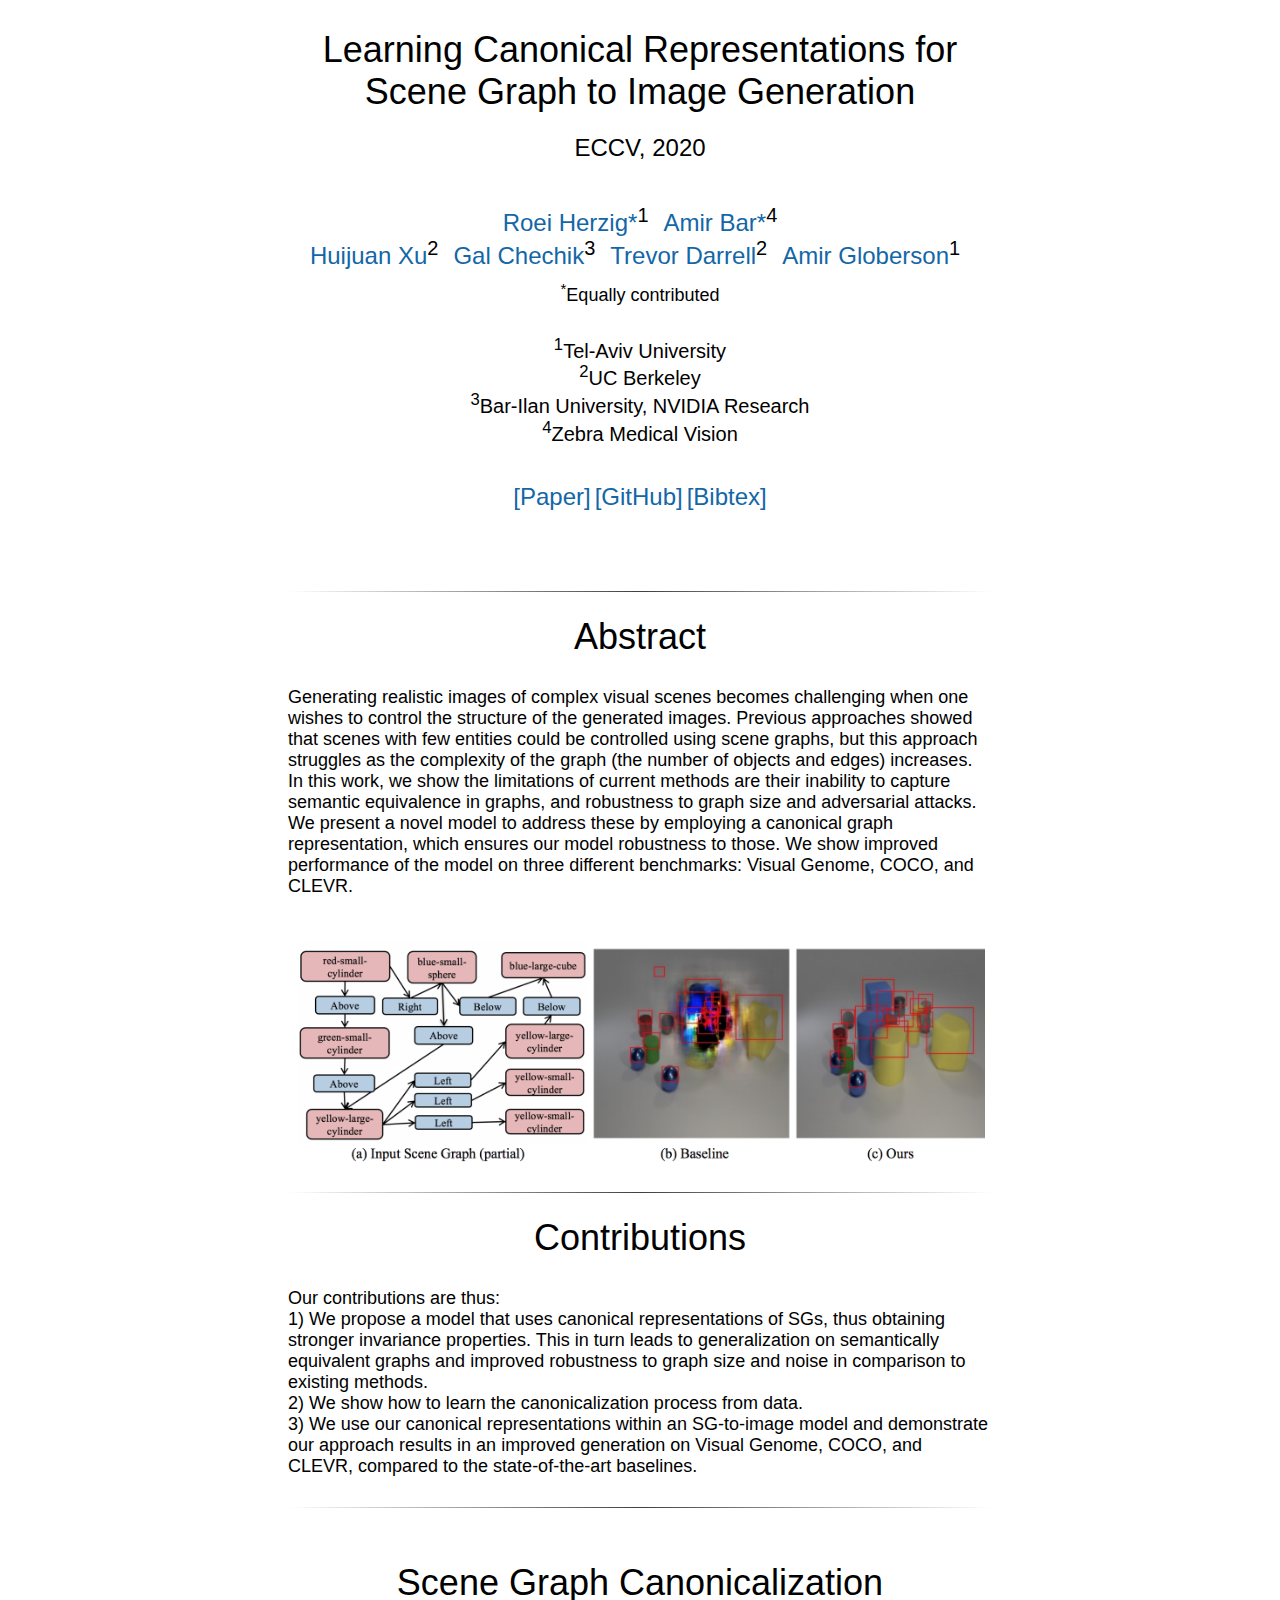
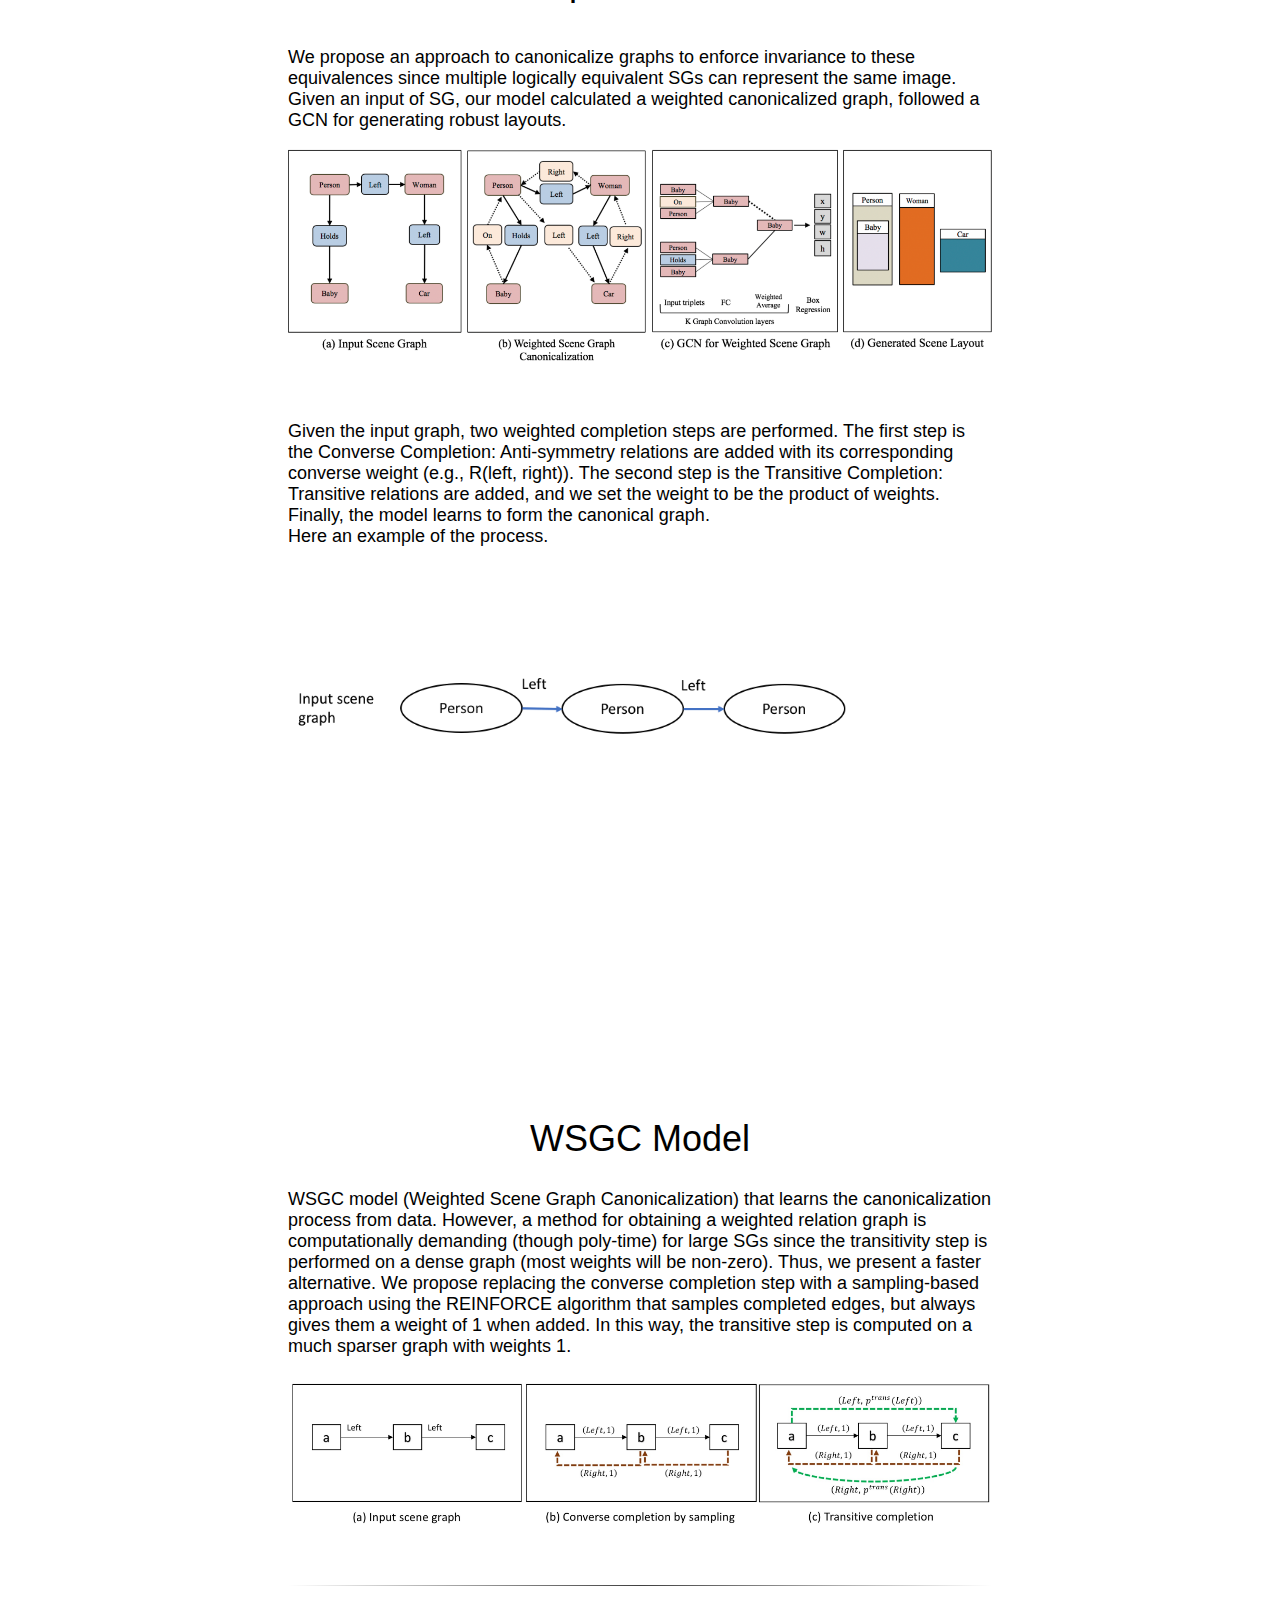
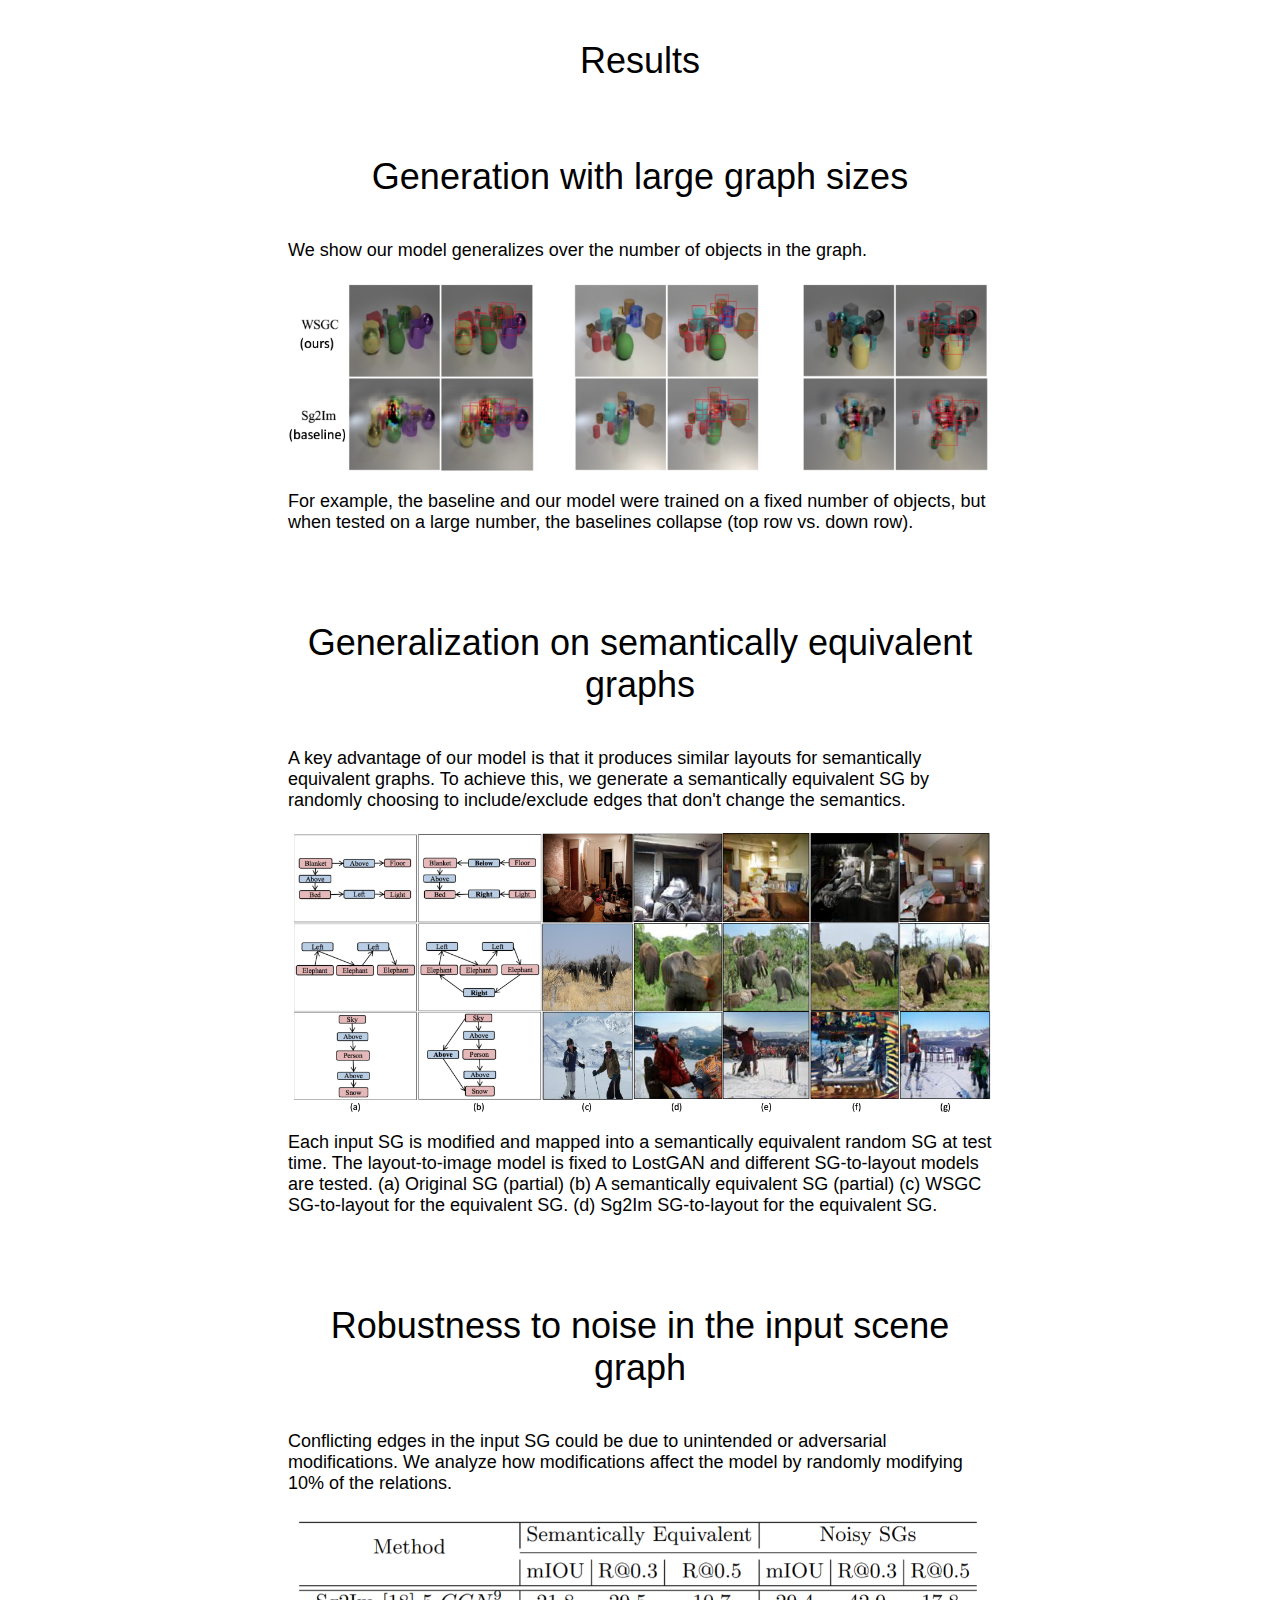
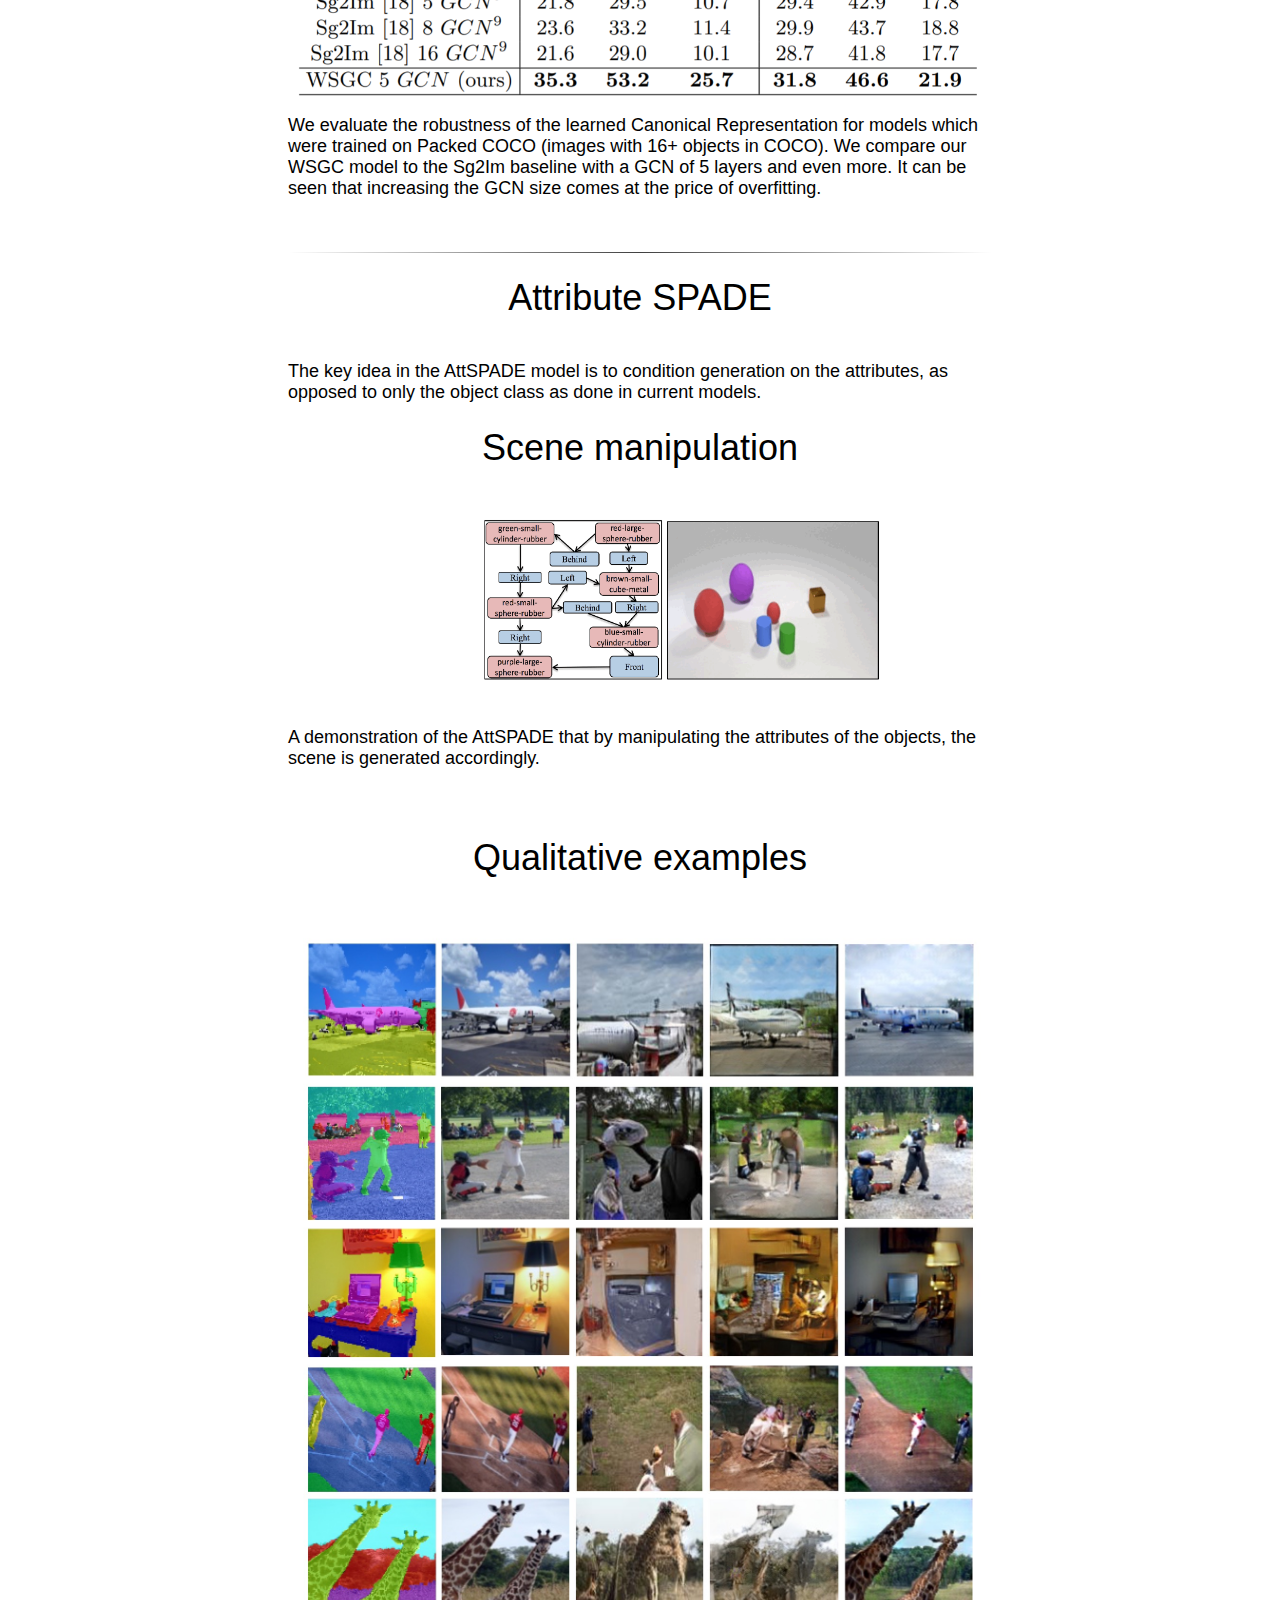
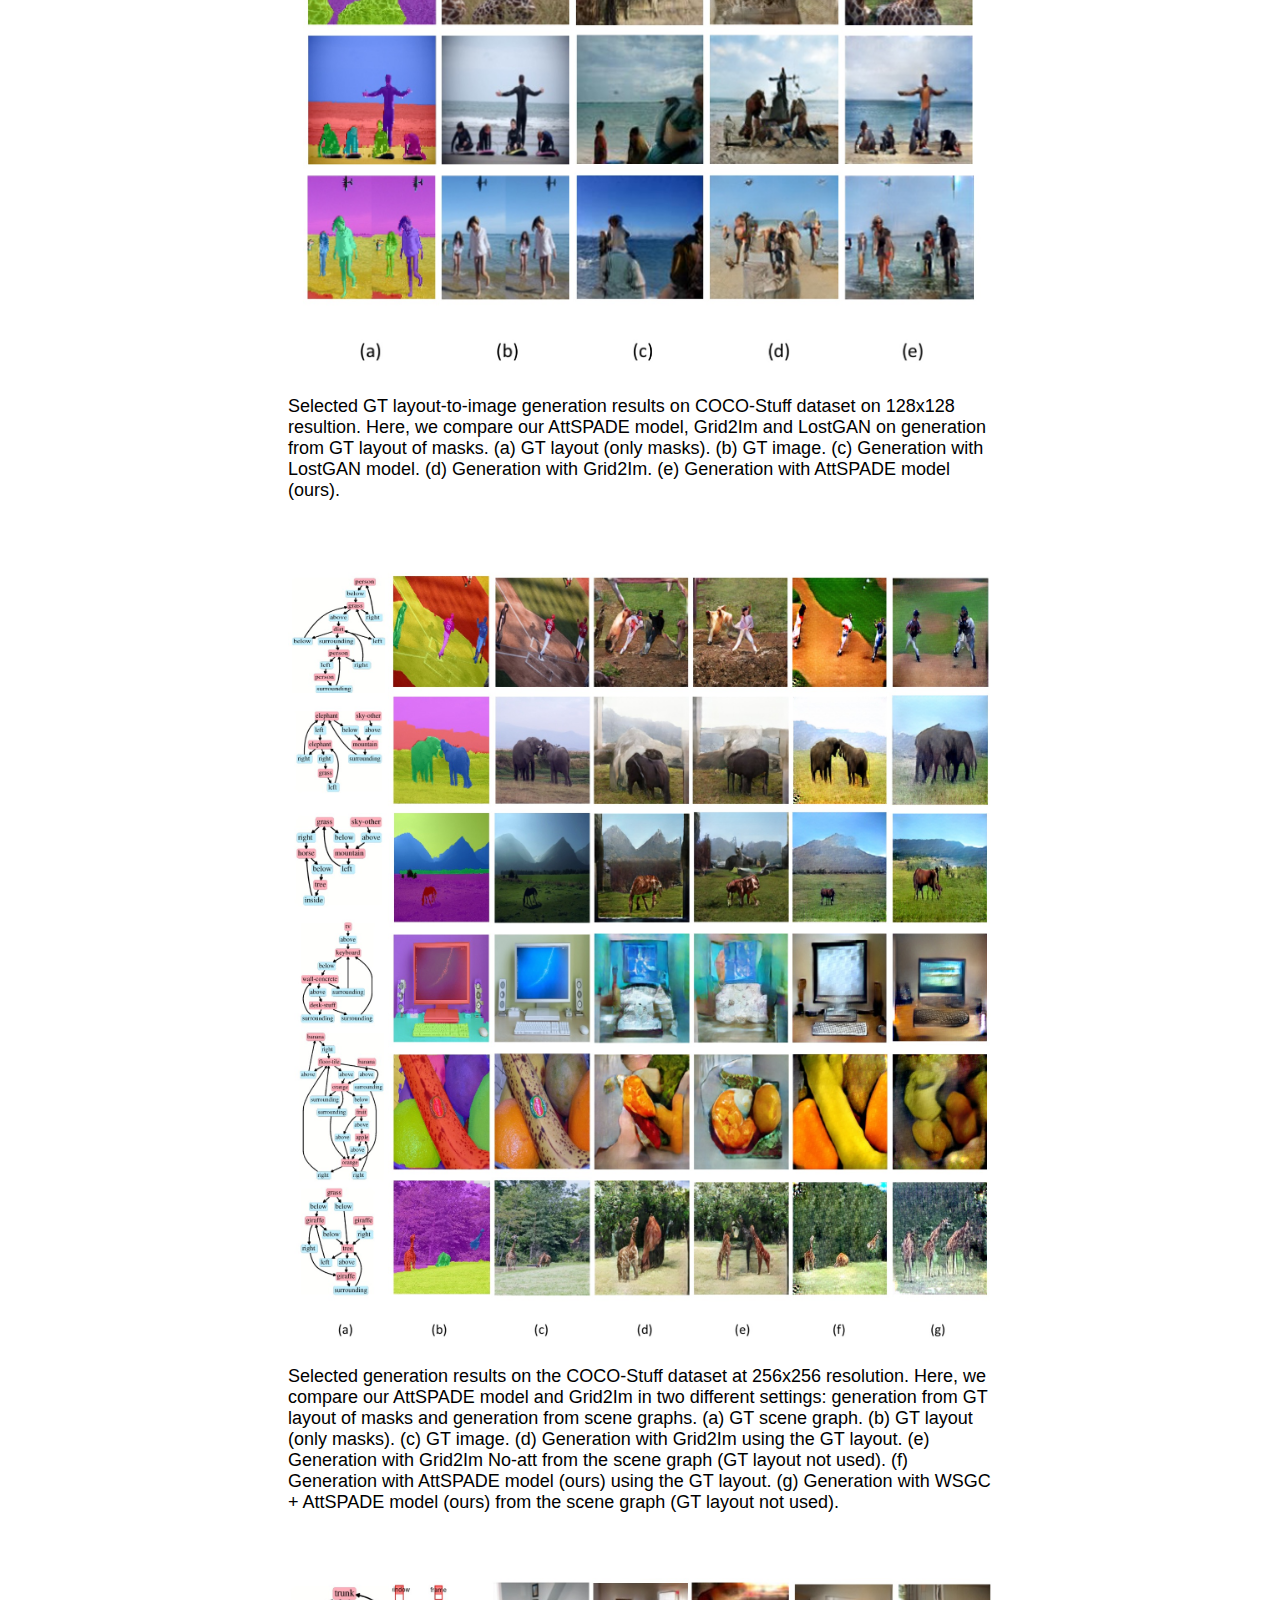
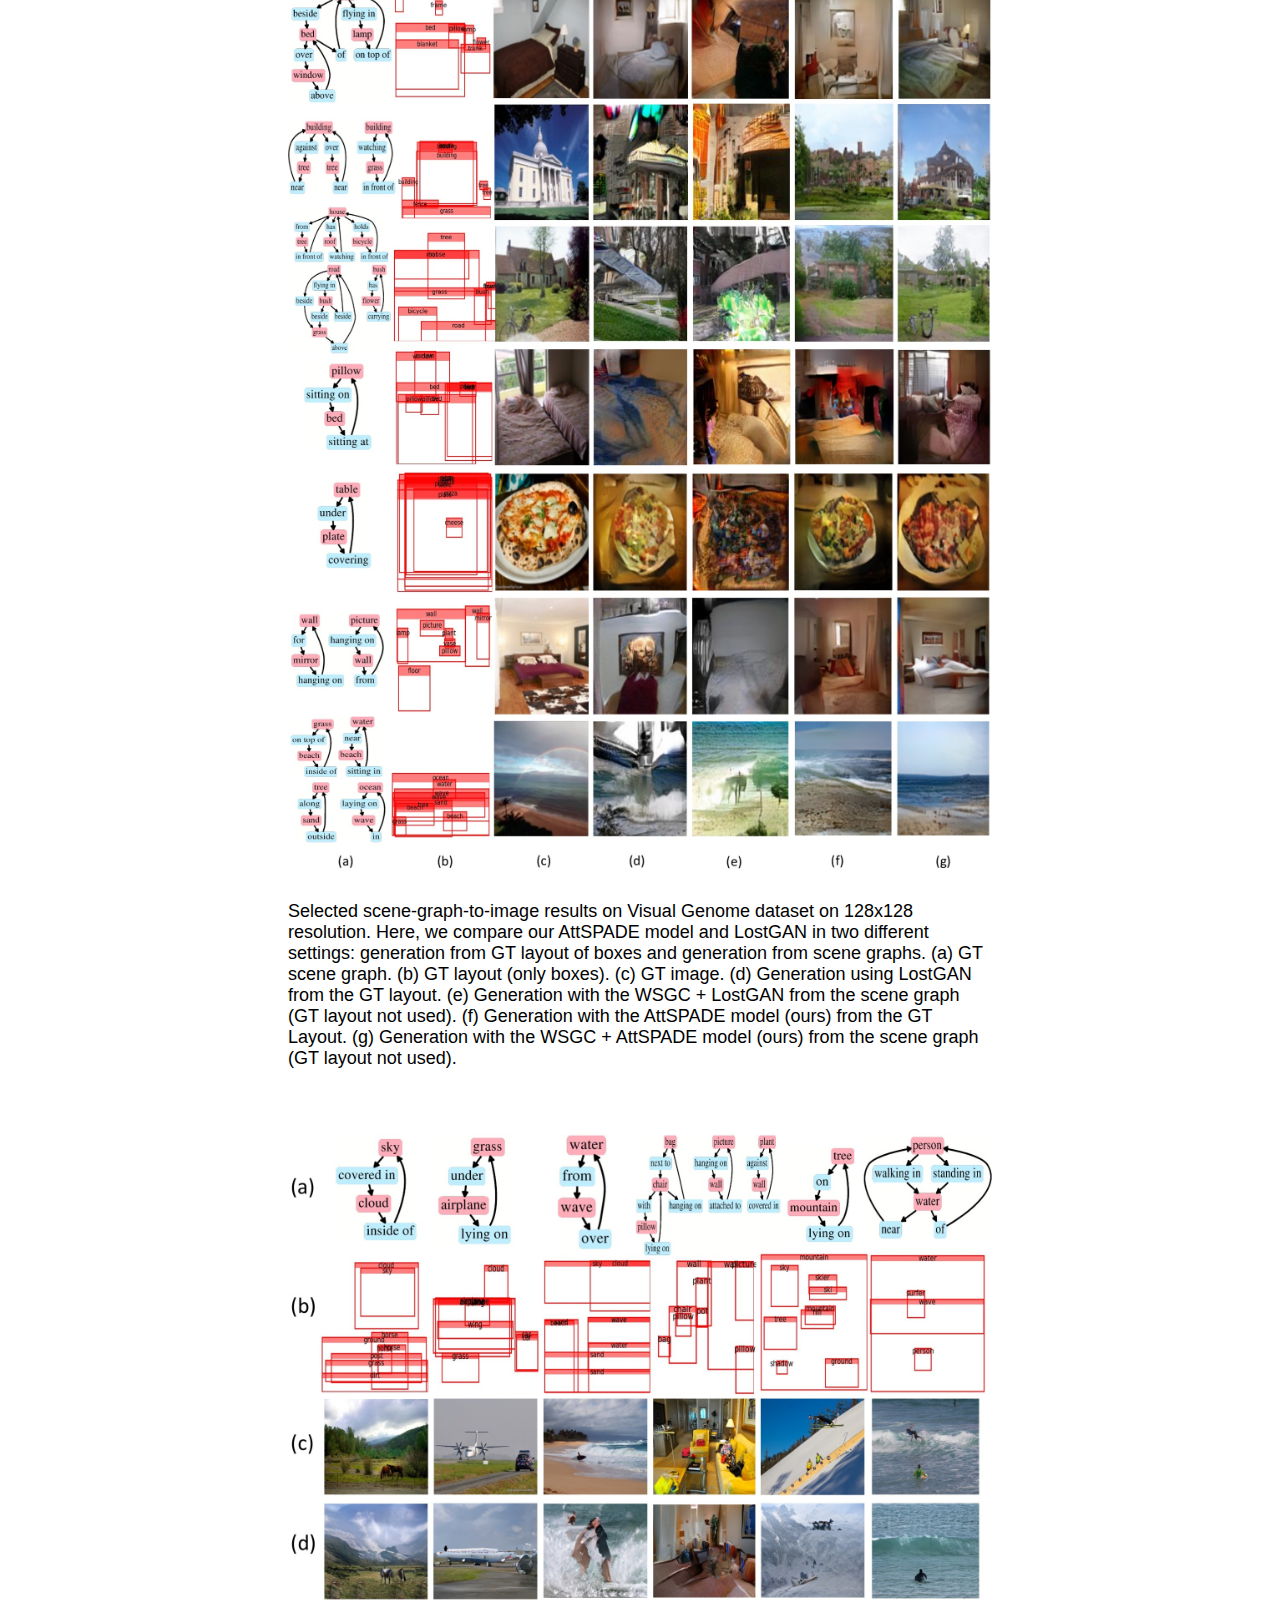
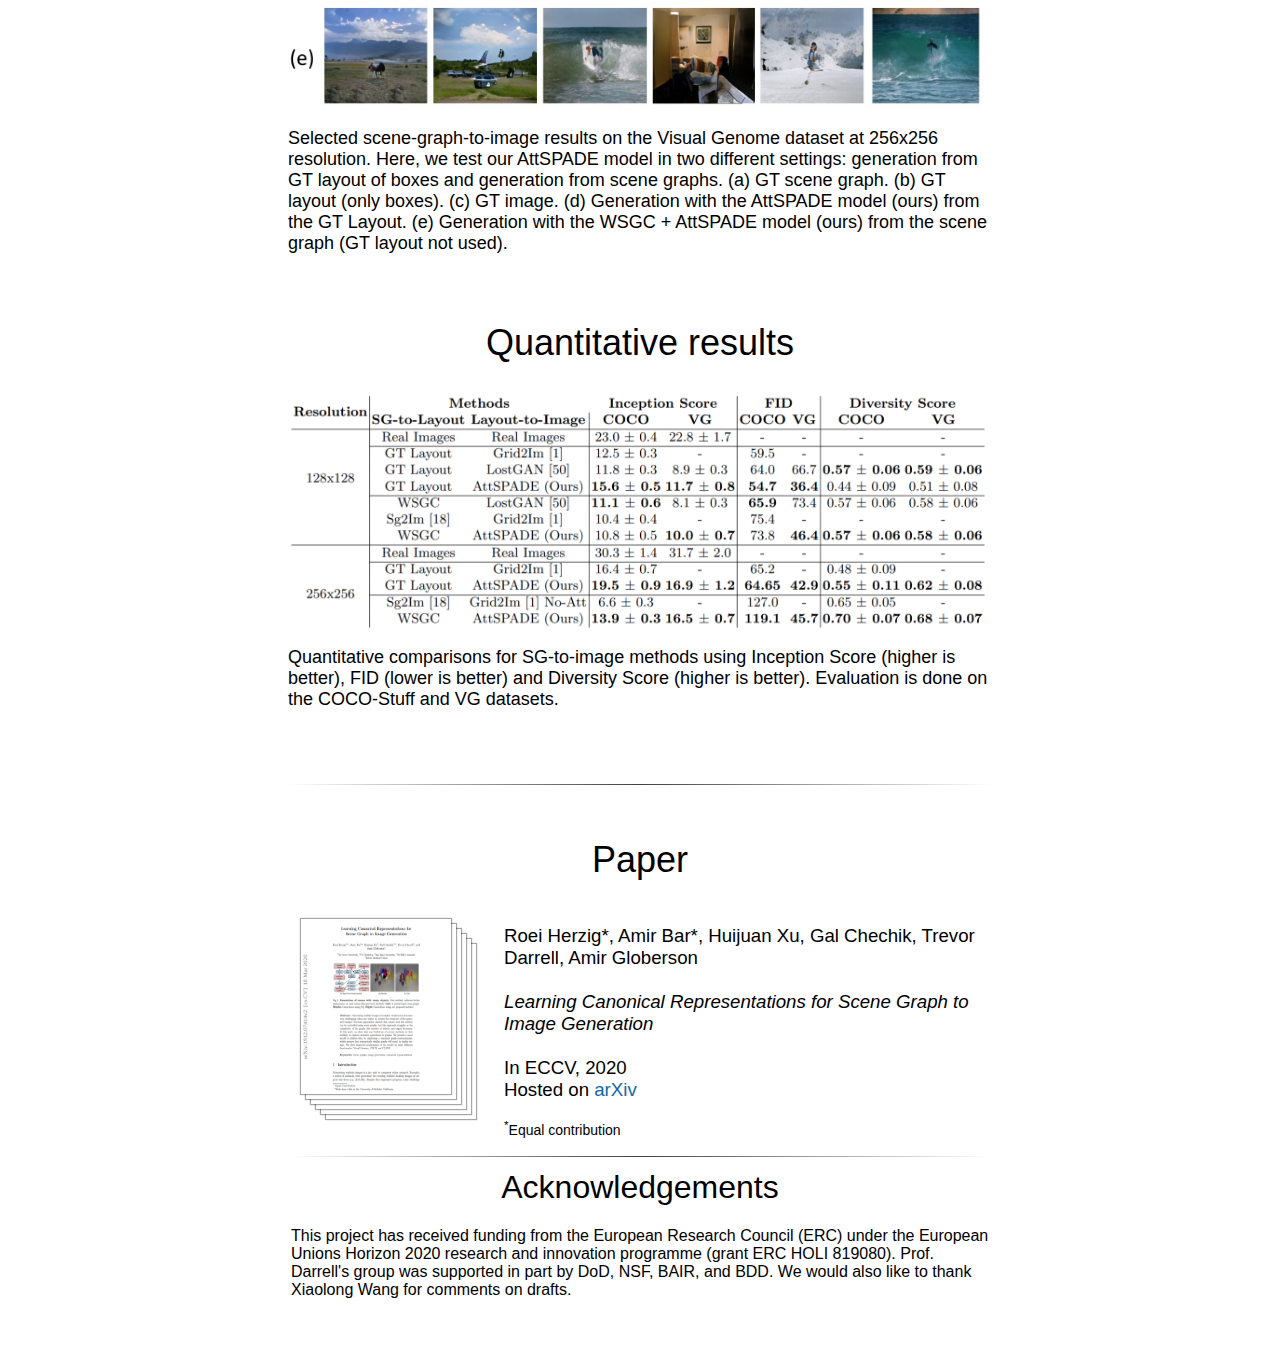
<file: CanonicalSg2Im/index.html>
<!DOCTYPE HTML PUBLIC "-//W3C//DTD HTML 4.01 Transitional//EN">
<html>

<!-- ======================================================================= -->
<script src="http://www.google.com/jsapi" type="text/javascript"></script>
<script type="text/javascript">google.load("jquery", "1.3.2");</script>
<style type="text/css">
    table {
        margin-bottom: 5px;
        margin-top: 5px;
    }
    body {
        font-family: "Titillium Web", "HelveticaNeue-Light", "Helvetica Neue Light", "Helvetica Neue", Helvetica, Arial, "Lucida Grande", sans-serif;
        font-weight: 300;
        font-size: 18px;
        margin-left: auto;
        margin-right: auto;
        width: 55%;
    }

    h1 {
        font-weight: 300;
    }

    .disclaimerbox {
        background-color: #eee;
        border: 1px solid #eeeeee;
        border-radius: 10px;
        -moz-border-radius: 10px;
        -webkit-border-radius: 10px;
        padding: 20px;
    }

    video.header-vid {
        height: 140px;
        border: 1px solid black;
        border-radius: 10px;
        -moz-border-radius: 10px;
        -webkit-border-radius: 10px;
    }

    img {
        width: 100%
    }

    img.header-img {
        height: 140px;
        border: 1px solid black;
        border-radius: 10px;
        -moz-border-radius: 10px;
        -webkit-border-radius: 10px;
    }

    img.rounded {
        border: 1px solid #eeeeee;
        border-radius: 10px;
        -moz-border-radius: 10px;
        -webkit-border-radius: 10px;
    }

    a:link, a:visited {
        color: #1367a7;
        text-decoration: none;
    }

    a:hover {
        color: #208799;
    }

    td.dl-link {
        height: 160px;
        text-align: center;
        font-size: 22px;
    }

    .layered-paper-big { /* modified from: http://css-tricks.com/snippets/css/layered-paper/ */
        box-shadow: 0px 0px 1px 1px rgba(0, 0, 0, 0.35), /* The top layer shadow */ 5px 5px 0 0px #fff, /* The second layer */ 5px 5px 1px 1px rgba(0, 0, 0, 0.35), /* The second layer shadow */ 10px 10px 0 0px #fff, /* The third layer */ 10px 10px 1px 1px rgba(0, 0, 0, 0.35), /* The third layer shadow */ 15px 15px 0 0px #fff, /* The fourth layer */ 15px 15px 1px 1px rgba(0, 0, 0, 0.35), /* The fourth layer shadow */ 20px 20px 0 0px #fff, /* The fifth layer */ 20px 20px 1px 1px rgba(0, 0, 0, 0.35), /* The fifth layer shadow */ 25px 25px 0 0px #fff, /* The fifth layer */ 25px 25px 1px 1px rgba(0, 0, 0, 0.35); /* The fifth layer shadow */
        margin-left: 10px;
        margin-right: 45px;
    }


    .layered-paper { /* modified from: http://css-tricks.com/snippets/css/layered-paper/ */
        box-shadow: 0px 0px 1px 1px rgba(0, 0, 0, 0.35), /* The top layer shadow */ 5px 5px 0 0px #fff, /* The second layer */ 5px 5px 1px 1px rgba(0, 0, 0, 0.35), /* The second layer shadow */ 10px 10px 0 0px #fff, /* The third layer */ 10px 10px 1px 1px rgba(0, 0, 0, 0.35); /* The third layer shadow */
        margin-top: 5px;
        margin-left: 10px;
        margin-right: 30px;
        margin-bottom: 5px;
    }

    .vert-cent {
        position: relative;
        top: 50%;
        transform: translateY(-50%);
    }

    hr {
        border: 0;
        height: 1px;
        background-image: linear-gradient(to right, rgba(0, 0, 0, 0), rgba(0, 0, 0, 0.75), rgba(0, 0, 0, 0));
    }


    #authors td {
        padding-bottom: 5px;
        padding-top: 30px;
    }
</style>


<head>

    <title>Canonical Sg2Im</title>
    <meta property="og:title" content="Learning Canonical Representations for Scene Graph to Image Generatio"/>
</head>

<body>
<br>
<center>
    <span style="font-size:36px">Learning Canonical Representations for Scene Graph to Image Generation</span>
    <br><br>

    <span style="font-size:24px">ECCV, 2020</span>
    <br><br><br>
    <table align=center>
        <tr>
            <span style="font-size:24px"><a href="https://roeiherz.github.io/">Roei Herzig*</a><sup>1</sup></span> &nbsp;
            <span style="font-size:24px"><a href="http://www.amirbar.net/">Amir Bar*</a><sup>4</sup></span>
        </tr><br>
        <tr>
            <span style="font-size:24px"><a href="https://cs-people.bu.edu/hxu/">Huijuan Xu</a><sup>2</sup></span> &nbsp;
            <span style="font-size:24px"><a href="https://chechiklab.biu.ac.il/">Gal Chechik</a><sup>3</sup></span> &nbsp;
            <span style="font-size:24px"><a href="https://people.eecs.berkeley.edu/~trevor/">Trevor Darrell</a><sup>2</sup></span> &nbsp;
            <span style="font-size:24px"><a href="http://www.cs.tau.ac.il/~gamir/">Amir Globerson</a><sup>1</sup></span> &nbsp;
        </tr>
    </table>

    <span style="font-size:18px"><sup>*</sup>Equally contributed</span>
    <br><br>

    <table align=center>
        <tr>
            <td align=center>
                <center>
                    <span style="font-size:20px">
                        <sup>1</sup>Tel-Aviv University
                        <br>
                        <sup>2</sup>UC Berkeley
                        <br>
                        <sup>3</sup>Bar-Ilan University, NVIDIA Research
                        <br>
                        <sup>4</sup>Zebra Medical Vision
                    </span>
                </center>
            </td>
        </tr>
    </table>
    <br>


<!--    <span style="font-size:24px">Preprint. Under review.</span>-->

    <table align=center>
        <tr>
            <td align=center>
                <center>
                    <span style="font-size:24px"><a href="https://arxiv.org/abs/1912.07414"> [Paper]</a></span>
                </center>
            </td>
<!--            <td align=center>-->
<!--                <center>-->
<!--                        <span style="font-size:24px"><a href='https://www.dropbox.com/s/yh110evfjw3bwkf/ActionGraph.pdf?dl=0'> [Slides]</a></span>-->
<!--                </center>-->
<!--            </td>-->

            <td align=center>
                <center>
                        <span style="font-size:24px"><a href='https://github.com/roeiherz/CanonicalSg2Im'> [GitHub]</a></span>
                </center>
            </td>
            <td align=center>
                <center>
                        <span style="font-size:24px"><a href='data/ECCV2020CanonicalSg2Im.txt'> [Bibtex]</a></span>
                </center>
            </td>
        </tr>
    </table>

</center>
<!--<left>    <span style="font-size:18px"><sup>*</sup>Equally contributed</span> </left>-->

<br><br><br>
<hr>
<table align=center>
    <center><h1>Abstract</h1></center>
</table>

Generating realistic images of complex visual scenes becomes challenging when one wishes to control the structure of the generated images.
Previous approaches showed that scenes with few entities could be controlled using scene graphs, but this approach struggles as the complexity of the graph (the number of objects and edges) increases.
In this work, we show the limitations of current methods are their inability to capture semantic equivalence in graphs, and robustness to graph size and adversarial attacks. We present a novel model to address these by employing a canonical graph representation, which ensures our model robustness to those.
We show improved performance of the model on three different benchmarks: Visual Genome, COCO, and CLEVR.

<br><br><br>
<center><img src="data/figures/teaser.png" align="middle"></center>
<br>
<hr>

<!--        Contribution Section-->
<table align=center>
    <center><h1>Contributions</h1></center>
</table>
Our contributions are thus: <br>
1) We propose a model that uses canonical representations of SGs, thus obtaining stronger invariance properties.
This in turn leads to <b>generalization on semantically equivalent graphs and improved robustness to graph size and noise</b> in comparison to existing methods.
<br>
2) We show how to learn the canonicalization process from data.
<br>
3) We use our canonical representations within an SG-to-image model and demonstrate our approach results in an improved generation on Visual Genome, COCO, and CLEVR, compared to the state-of-the-art baselines.
<br><br>
<!--<center><img src="data/videos/contributions.gif" width=789 align="middle"></center>-->
<!--<br>-->
<hr>
<br>


<!--        Canonicalization Section-->
<table align=center>
    <center><h1 id="canonicalization">Scene Graph Canonicalization</h1></center>
</table>

<p>
    We propose an approach to canonicalize graphs to enforce invariance to these equivalences since multiple logically equivalent SGs can represent the same image.
    Given an input of SG, our model calculated a weighted canonicalized graph, followed a GCN for generating robust layouts.

</p>
<center><img src="data/figures/architecture.png" align="middle"></center>
<br><br>
<p>
    Given the input graph, two weighted completion steps are performed.
    The first step is the Converse Completion: Anti-symmetry relations are added with its corresponding converse weight (e.g., R(left, right)).
    The second step is the Transitive Completion: Transitive relations are added, and we set the weight to be the product of weights.
    Finally, the model learns to form the canonical graph.
    <br>
    Here an example of the process.

</p>
<center><img src="data/videos/Canonicalization.gif" align="middle"></center>


<!--        Model Section-->
<table align=center>
    <center><h1 id="model">WSGC Model</h1></center>
</table>
<MATH>

    We proposed the <b>WSGC</b> <b>model</b> (Weighted Scene Graph Canonicalization) that learns the canonicalization process from data.
    However, a method for obtaining a weighted relation graph is computationally demanding (though poly-time)
    for large SGs since the transitivity step is performed on a dense graph (most weights will be non-zero). Thus, we present a faster alternative.
    We propose replacing the converse completion step with a sampling-based approach using the REINFORCE algorithm that samples completed edges, but always gives them a weight of 1 when added.
    In this way, the transitive step is computed on a much sparser graph with weights 1.




</MATH>
<br><br>
<center><img src="data/figures/wsgcs.jpg" width=789 align="middle"></center>
<br><br>
<hr>
<br>

<!--        Results Section-->
<table align=center width=850px>
    <center><h1>Results</h1></center>
</table>

<br>
<table align=center width=850px>
    <center><h1>Generation with large graph sizes</h1></center>
</table>
<table>
    <tr>
        <p> We show our model generalizes over the number of objects in the graph.</p>
        <center><img src="data/figures/large_graph_size.png"/></center>
        <p> For example, the baseline and our model were trained on a fixed number of objects,
            but when tested on a large number, the baselines collapse (top row vs. down row). </p>
    </tr>
</table>
<br>
<br>

<table align=center width=850px>
    <center><h1>Generalization on semantically equivalent graphs</h1></center>
</table>
<table>
    <tr>
        <p>A key advantage of our model is that it produces similar layouts for semantically equivalent graphs.
            To achieve this, we generate a semantically equivalent SG by randomly choosing to include/exclude edges
            that don't change the semantics. </p>
        <center><img src="data/figures/semantic_eqv.png"/></center>
        <p>Each input SG is modified and mapped into a semantically equivalent random SG at test time.
            The layout-to-image model is fixed to LostGAN and different SG-to-layout models are tested.
            (a) Original SG (partial) (b) A semantically equivalent SG (partial) (c) WSGC SG-to-layout for the equivalent SG.
            (d) Sg2Im SG-to-layout for the equivalent SG.</p>
    </tr>
</table>
<br>
<br>

<table align=center width=850px>
    <center><h1>Robustness to noise in the input scene graph</h1></center>
</table>

<table>
    <tr>
        <p> Conflicting edges in the input SG could be due to unintended or adversarial modifications.
            We analyze how modifications affect the model by randomly modifying 10% of the relations.
        </p>
        <center> <img src="data/figures/table2.png"/></center>
        <p> We evaluate the robustness of the learned Canonical Representation for models which were trained on Packed COCO (images with 16+ objects in COCO).
            We compare our WSGC model to the Sg2Im baseline with a GCN of 5 layers and even more.
            It can be seen that increasing the GCN size comes at the price of overfitting.
<!--            For each SG, a semantically equivalent SG is sampled and evaluated at test time.-->
<!--            Additionally, models are evaluated on Noisy SGs, for which edges contain 10% randomly chosen relations.-->
        </p>
    </tr>
</table>
<br>

<hr>
<table align=center width=850px>
    <center><h1>Attribute SPADE</h1></center>
</table>
<p> The key idea in the AttSPADE model is to condition generation on the attributes,
    as opposed to only the object class as done in current models.</p>

<table align=center width=850px>
    <center><h1>Scene manipulation</h1></center>
</table>
<table>
    <tr>
        <center>
            <img src="data/videos/scene_manipulation.gif"/></center>
        <p> A demonstration of the AttSPADE that by manipulating the attributes of the objects,
            the scene is generated accordingly. </p>
    </tr>
</table>
<br>


<table align=center width=850px>
    <center><h1>Qualitative examples</h1></center>
</table>
<table>
    <tr>
        <center> <img src="data/figures/coco128_generation_compare.jpg"/></center>
        <p> Selected GT layout-to-image generation results on COCO-Stuff dataset on 128x128 resultion.
            Here, we compare our AttSPADE model, Grid2Im and LostGAN on generation from GT layout of masks.
            (a) GT layout (only masks). (b) GT image. (c) Generation with LostGAN model. (d) Generation with Grid2Im.
            (e) Generation with AttSPADE model (ours).
        </p>
    </tr>
</table>
<br>
<br>

<table>
    <tr>
        <center> <img src="data/figures/coco256_generation_compare.jpg"/></center>
        <p> Selected generation results on the COCO-Stuff dataset at 256x256 resolution.
            Here, we compare our AttSPADE model and Grid2Im in two different settings:
            generation from GT layout of masks and generation from scene graphs.
            (a) GT scene graph. (b) GT layout (only masks). (c) GT image. (d) Generation with Grid2Im using the GT layout.
            (e) Generation with Grid2Im No-att from the scene graph (GT layout not used).
            (f) Generation with AttSPADE model (ours) using the GT layout.
            (g) Generation with WSGC + AttSPADE model (ours) from the scene graph (GT layout not used). </p>
    </tr>
</table>
<br>
<br>

<table>
    <tr>
        <center> <img src="data/figures/vg128_generation_compare.jpg"/></center>
        <p> Selected scene-graph-to-image results on Visual Genome dataset on 128x128 resolution.
            Here, we compare our AttSPADE model and LostGAN in two different settings:
            generation from GT layout of boxes and generation from scene graphs.
            (a) GT scene graph. (b) GT layout (only boxes). (c) GT image. (d) Generation using LostGAN from the GT layout.
            (e) Generation with the WSGC + LostGAN from the scene graph (GT layout not used).
            (f) Generation with the AttSPADE model (ours) from the GT Layout.
            (g) Generation with the WSGC + AttSPADE model (ours) from the scene graph (GT layout not used). </p>
    </tr>
</table>
<br>
<br>

<table>
    <tr>
        <center> <img src="data/figures/vg256_generation_compare.jpg"/></center>
        <p> Selected scene-graph-to-image results on the Visual Genome dataset at 256x256 resolution.
            Here, we test our AttSPADE model in two different settings: generation from GT layout of boxes and generation from scene graphs.
            (a) GT scene graph. (b) GT layout (only boxes). (c) GT image.
            (d) Generation with the AttSPADE model (ours) from the GT Layout.
            (e) Generation with the WSGC + AttSPADE model (ours) from the scene graph (GT layout not used). </p>
    </tr>
</table>
<br>


<table align=center width=850px>
    <center><h1>Quantitative results</h1></center>
</table>
<table>
    <tr>
        <center> <img src="data/figures/attspade_table.png"/></center>
        <p> Quantitative comparisons for SG-to-image methods using Inception Score (higher is better),
            FID (lower is better) and Diversity Score (higher is better).
            Evaluation is done on the COCO-Stuff and VG datasets. </p>
    </tr>
</table>
<br>

<br>
<hr>
<br>

<table align=center>
    <center><h1>Paper</h1></center>
    <tr>
        <td><a href="https://arxiv.org/pdf/1912.07414.pdf">
            <img class="layered-paper-big" style="height:175px; width: 150px; margin-bottom: 50px" src="data/figures/paper.png"/></a></td>
        <td><a href="https://arxiv.org/pdf/1912.07414.pdf"></a></td>
        <td>
            <span style="font-size:14pt"> Roei Herzig*, Amir Bar*, Huijuan Xu, Gal Chechik, Trevor Darrell, Amir Globerson
                <br><br>
                <i>Learning Canonical Representations for Scene Graph to Image Generation</i>
                <br><br>
                In ECCV, 2020
                <br>
                Hosted on <a href="https://arxiv.org/abs/1912.07414">arXiv</a>
            </span>
            <br><br>
            <span style="font-size:14px"><sup>*</sup>Equal contribution</span>
        </td>
        <span style="font-size:4pt"><a href="https://arxiv.org/pdf/1912.07414.pdf"><br></a></span>
    </tr>
</table>

<hr>
<table align=center style="margin-bottom: 50px">
    <tr>
        <td>
            <left>
                <center><h1>Acknowledgements</h1></center>

                This project has received funding from the European Research Council (ERC) under the European Unions Horizon 2020 research
                and innovation programme (grant ERC HOLI 819080). Prof. Darrell's group was supported in part by DoD, NSF, BAIR, and BDD.
                We would also like to thank Xiaolong Wang for comments on drafts.
            </left>
        </td>
    </tr>
</table>


</body>
</html>
</file>
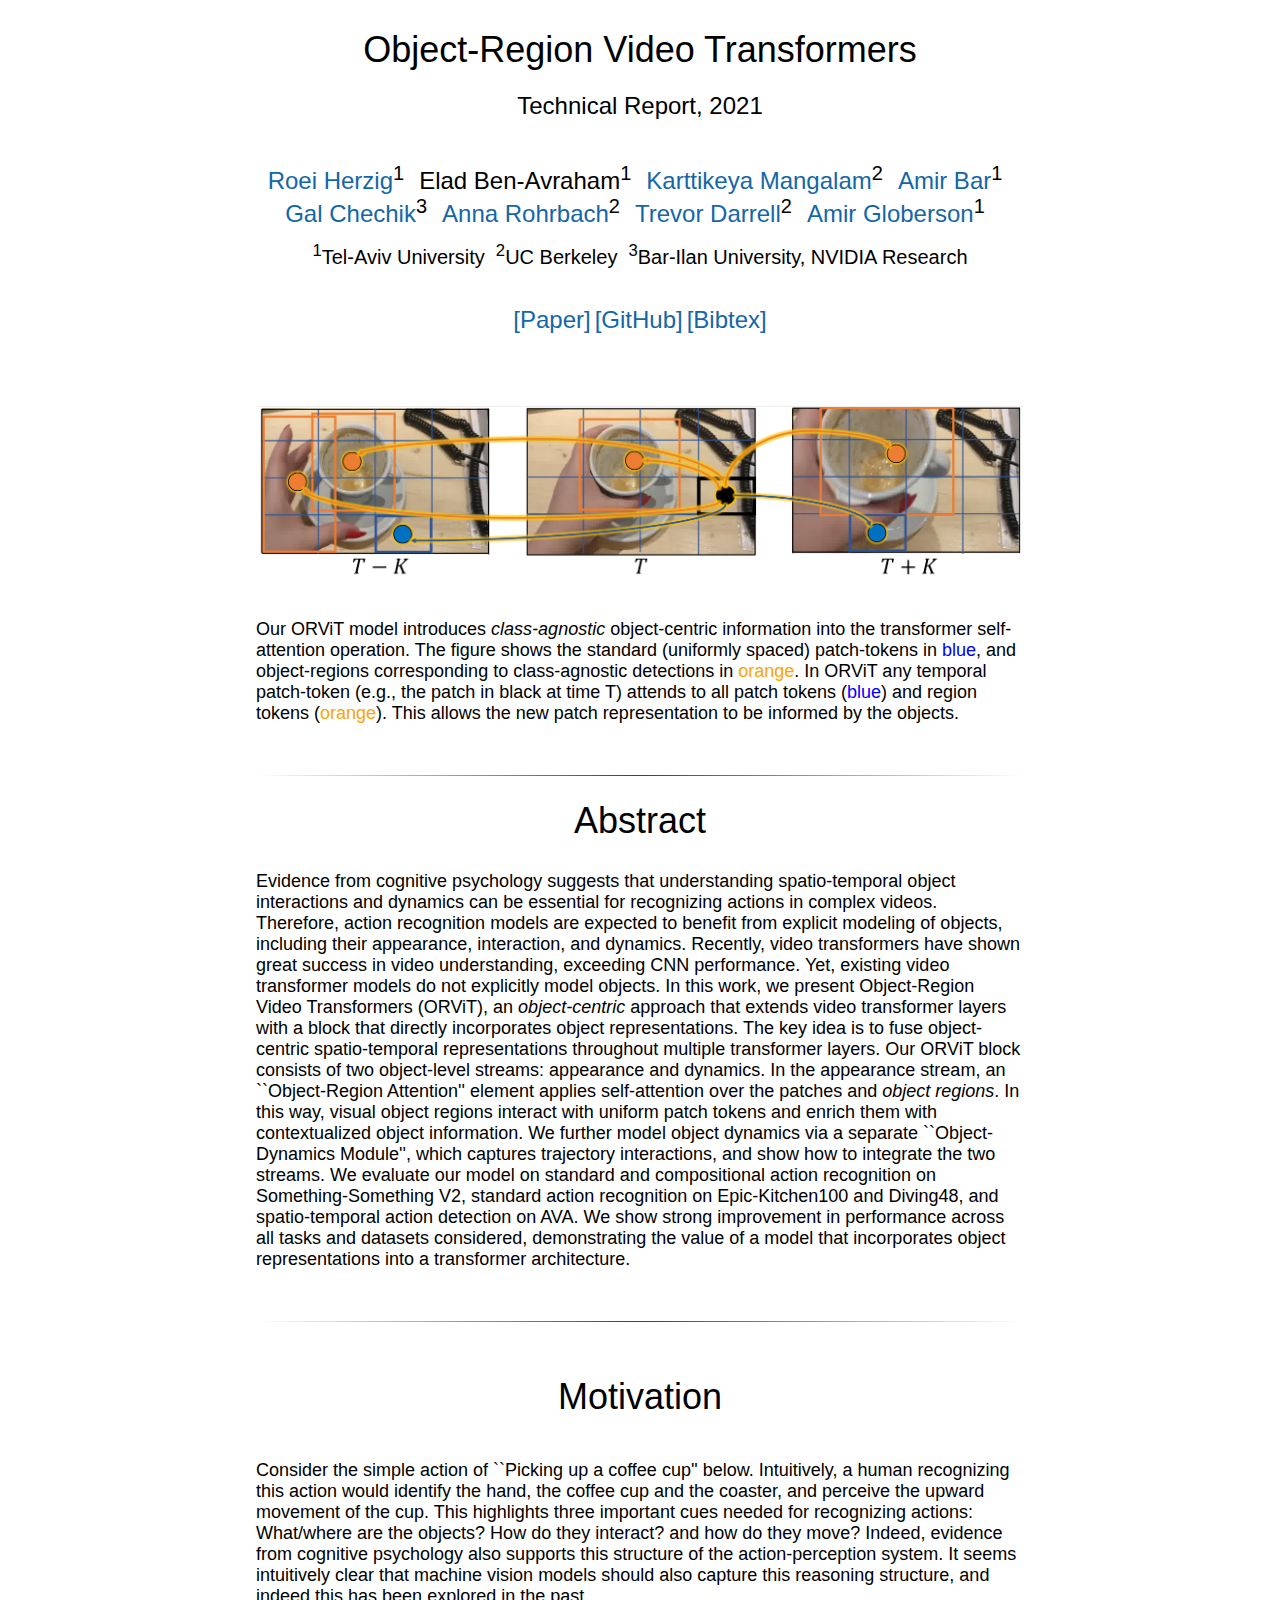
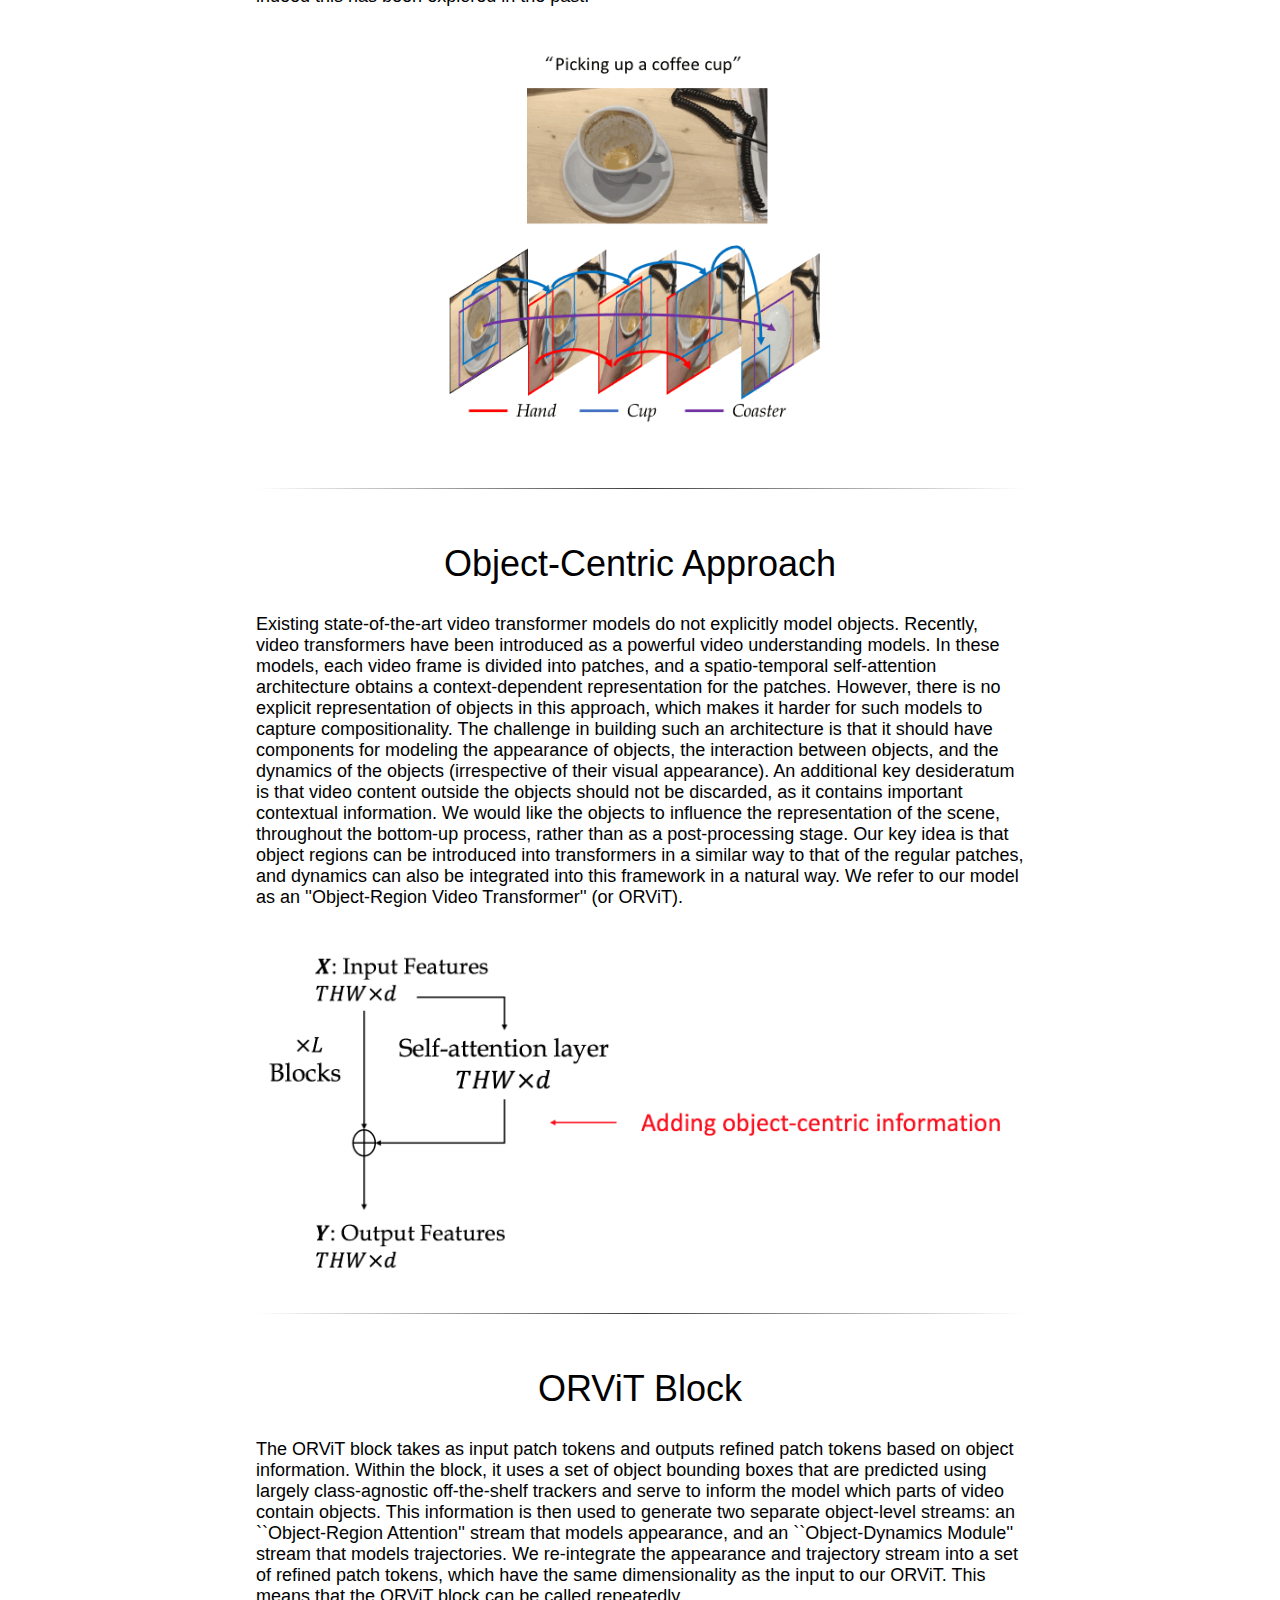
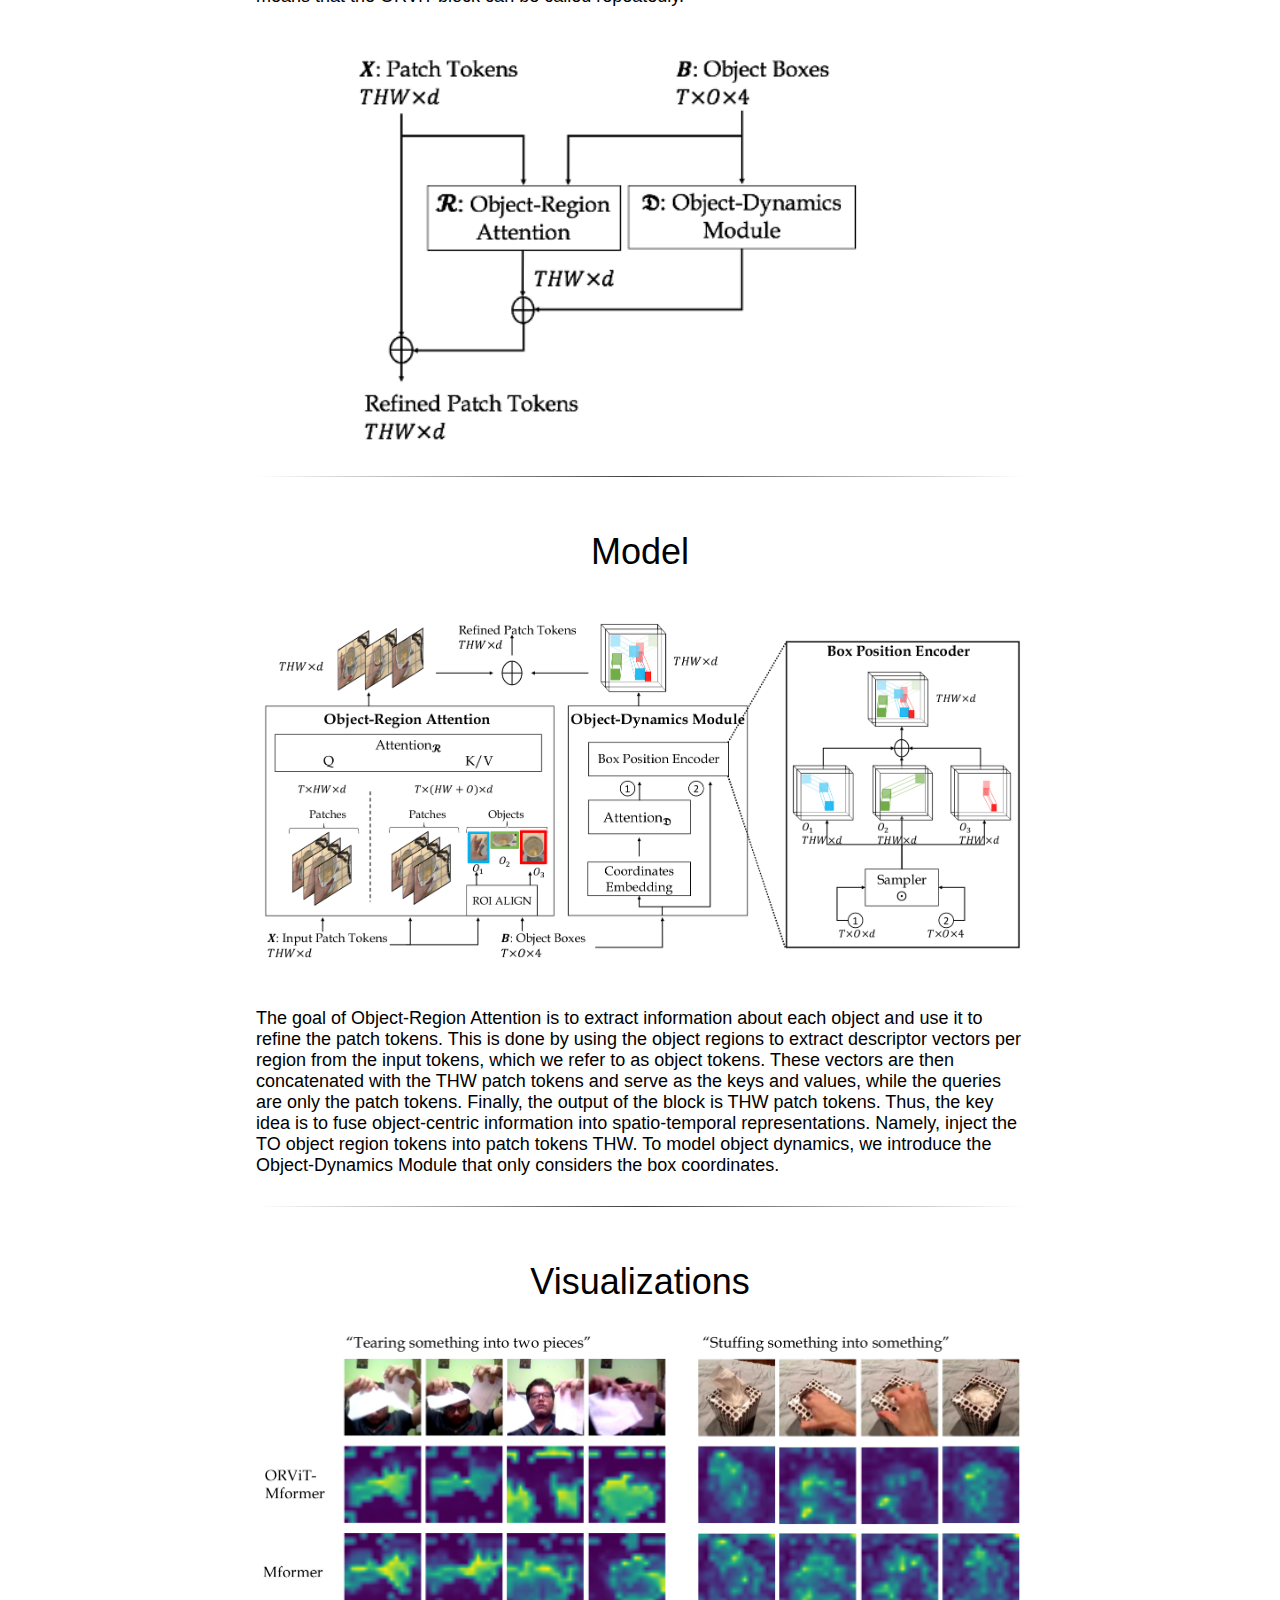
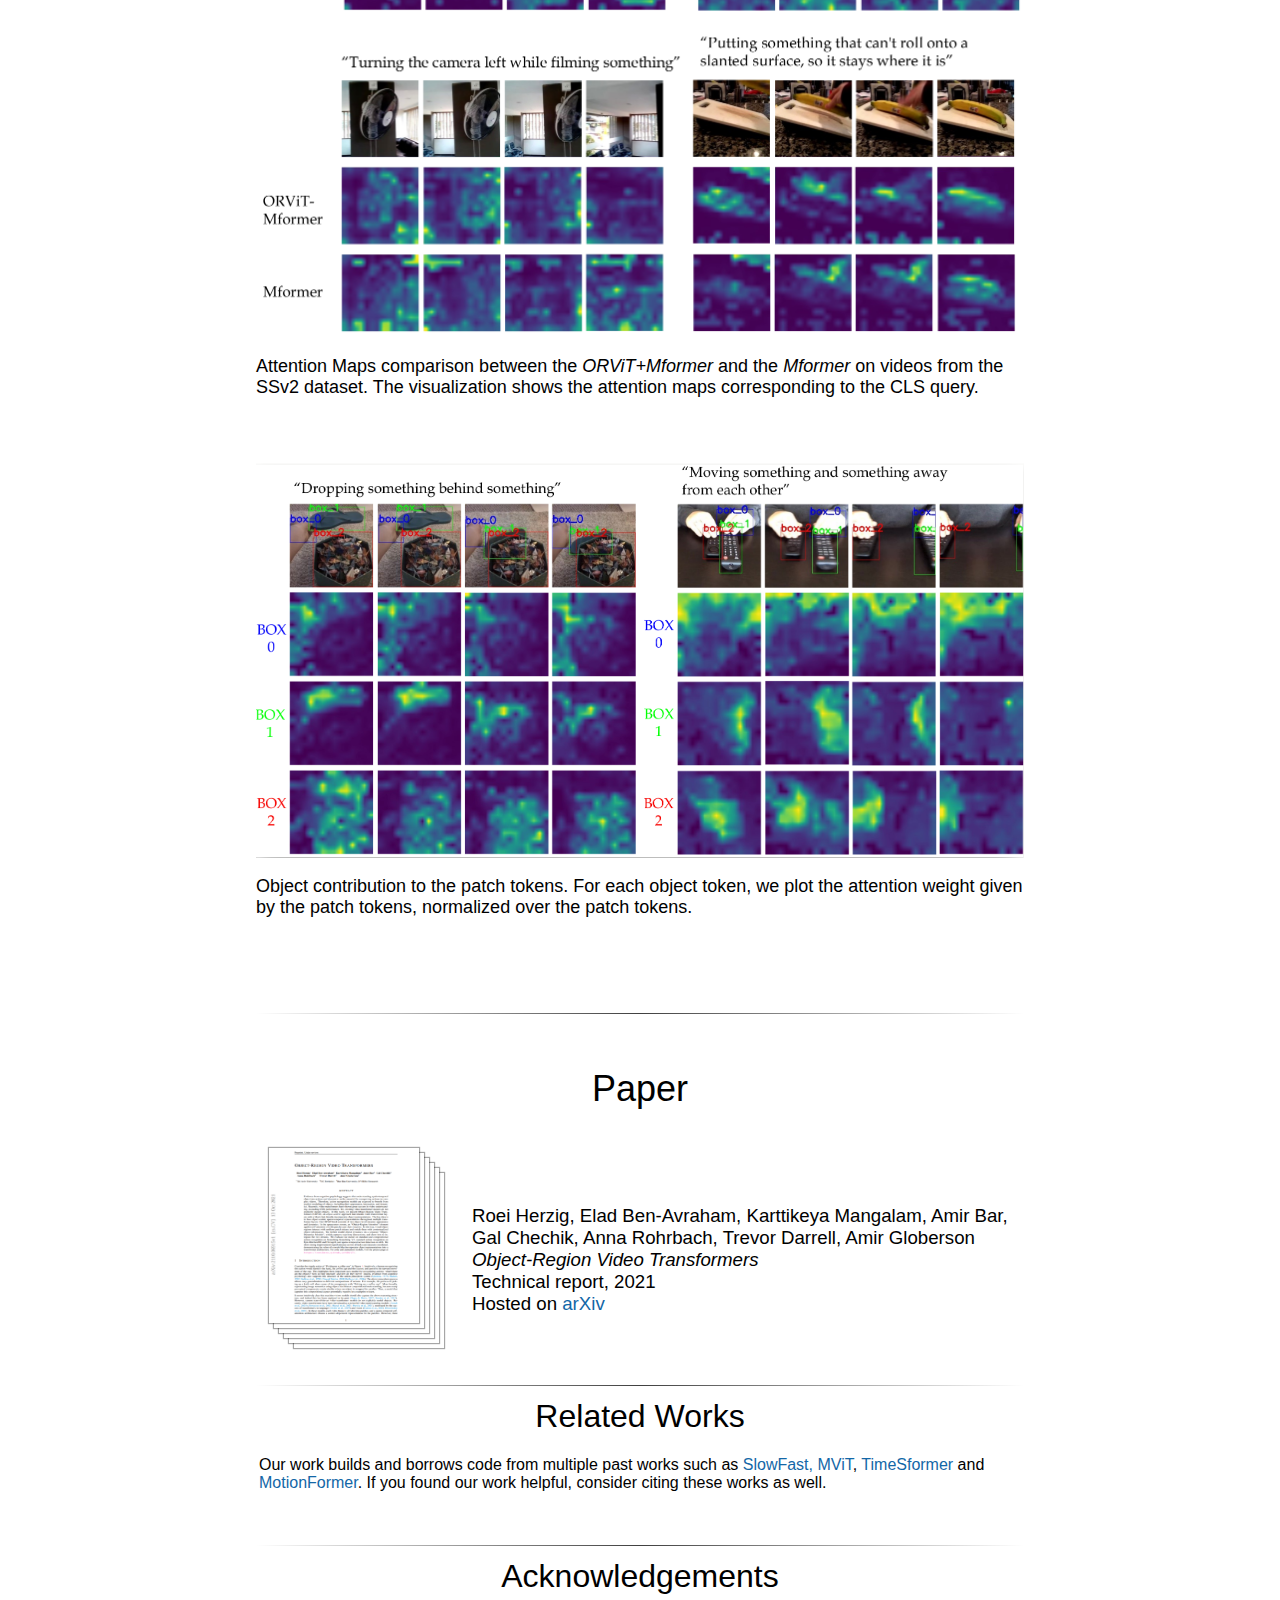
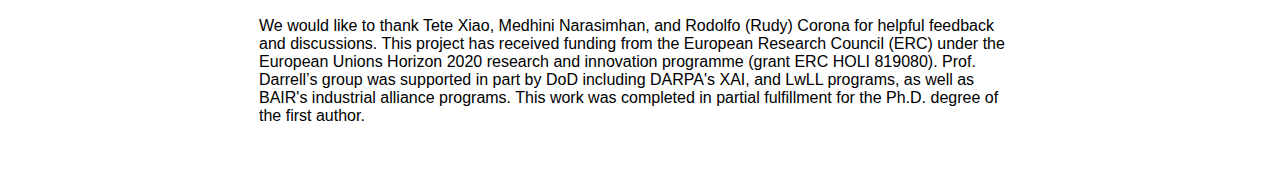
<file: ORViT/index.html>
<!DOCTYPE HTML PUBLIC "-//W3C//DTD HTML 4.01 Transitional//EN">
<html>

<!-- ======================================================================= -->
<!--<script src="http://www.google.com/jsapi" type="text/javascript"></script>-->
<!--<script type="text/javascript">google.load("jquery", "1.3.2");</script>-->
<style type="text/css">
    table {
        margin-bottom: 5px;
        margin-top: 5px;
    }
    body {
        font-family: "Titillium Web", "HelveticaNeue-Light", "Helvetica Neue Light", "Helvetica Neue", Helvetica, Arial, "Lucida Grande", sans-serif;
        font-weight: 300;
        font-size: 18px;
        margin-left: auto;
        margin-right: auto;
        width: 60%;
    }

    h1 {
        font-weight: 300;
    }

    .disclaimerbox {
        background-color: #eee;
        border: 1px solid #eeeeee;
        border-radius: 10px;
        -moz-border-radius: 10px;
        -webkit-border-radius: 10px;
        padding: 20px;
    }

    video.header-vid {
        height: 140px;
        border: 1px solid black;
        border-radius: 10px;
        -moz-border-radius: 10px;
        -webkit-border-radius: 10px;
    }

    img {
        width: 100%
    }

    img.header-img {
        height: 140px;
        border: 1px solid black;
        border-radius: 10px;
        -moz-border-radius: 10px;
        -webkit-border-radius: 10px;
    }

    img.rounded {
        border: 1px solid #eeeeee;
        border-radius: 10px;
        -moz-border-radius: 10px;
        -webkit-border-radius: 10px;
    }

    a:link, a:visited {
        color: #1367a7;
        text-decoration: none;
    }

    a:hover {
        color: #208799;
    }

    td.dl-link {
        height: 160px;
        text-align: center;
        font-size: 22px;
    }

    .layered-paper-big { /* modified from: http://css-tricks.com/snippets/css/layered-paper/ */
        box-shadow: 0px 0px 1px 1px rgba(0, 0, 0, 0.35), /* The top layer shadow */ 5px 5px 0 0px #fff, /* The second layer */ 5px 5px 1px 1px rgba(0, 0, 0, 0.35), /* The second layer shadow */ 10px 10px 0 0px #fff, /* The third layer */ 10px 10px 1px 1px rgba(0, 0, 0, 0.35), /* The third layer shadow */ 15px 15px 0 0px #fff, /* The fourth layer */ 15px 15px 1px 1px rgba(0, 0, 0, 0.35), /* The fourth layer shadow */ 20px 20px 0 0px #fff, /* The fifth layer */ 20px 20px 1px 1px rgba(0, 0, 0, 0.35), /* The fifth layer shadow */ 25px 25px 0 0px #fff, /* The fifth layer */ 25px 25px 1px 1px rgba(0, 0, 0, 0.35); /* The fifth layer shadow */
        margin-left: 10px;
        margin-right: 45px;
    }


    .layered-paper { /* modified from: http://css-tricks.com/snippets/css/layered-paper/ */
        box-shadow: 0px 0px 1px 1px rgba(0, 0, 0, 0.35), /* The top layer shadow */ 5px 5px 0 0px #fff, /* The second layer */ 5px 5px 1px 1px rgba(0, 0, 0, 0.35), /* The second layer shadow */ 10px 10px 0 0px #fff, /* The third layer */ 10px 10px 1px 1px rgba(0, 0, 0, 0.35); /* The third layer shadow */
        margin-top: 5px;
        margin-left: 10px;
        margin-right: 30px;
        margin-bottom: 5px;
    }

    .vert-cent {
        position: relative;
        top: 50%;
        transform: translateY(-50%);
    }

    hr {
        border: 0;
        height: 1px;
        background-image: linear-gradient(to right, rgba(0, 0, 0, 0), rgba(0, 0, 0, 0.75), rgba(0, 0, 0, 0));
    }


    #authors td {
        padding-bottom: 5px;
        padding-top: 30px;
    }
</style>


<head>
  <script async src="https://www.googletagmanager.com/gtag/js?id=UA-108048997-1"></script>
  <script>
    window.dataLayer = window.dataLayer || [];
    function gtag(){dataLayer.push(arguments);}
    gtag('js', new Date());

    gtag('config', 'UA-108048997-1');
  </script>

    <title>ORViT</title>
    <meta property="og:title" content="Object-Region Video Transformers"/>
</head>

<body>
<br>
<center>
    <span style="font-size:36px">Object-Region Video Transformers</span>
    <br><br>

    <span style="font-size:24px">Technical Report, 2021</span>
    <br><br><br>
    <table align=center>
        <tr>
            <span style="font-size:24px"><a href="https://roeiherz.github.io/">Roei Herzig</a><sup>1</sup></span> &nbsp;
            <span style="font-size:24px">Elad Ben-Avraham<sup>1</sup></span> &nbsp;
            <span style="font-size:24px"><a href="https://karttikeya.github.io/">Karttikeya Mangalam</a><sup>2</sup></span> &nbsp;
<!--        </tr><br>-->
<!--        <tr>-->
            <span style="font-size:24px"><a href="http://www.amirbar.net/">Amir Bar</a><sup>1</sup></span> &nbsp;
            <span style="font-size:24px"><a href="https://chechiklab.biu.ac.il/">Gal Chechik</a><sup>3</sup></span> &nbsp;
            <span style="font-size:24px"><a href="https://anna-rohrbach.net/">Anna Rohrbach</a><sup>2</sup></span> &nbsp;
<!--        </tr><br>-->
<!--        <tr>-->
            <span style="font-size:24px"><a href="https://people.eecs.berkeley.edu/~trevor/">Trevor Darrell</a><sup>2</sup></span> &nbsp;
            <span style="font-size:24px"><a href="http://www.cs.tau.ac.il/~gamir/">Amir Globerson</a><sup>1</sup></span> &nbsp;
        </tr>
    </table>

<!--    <span style="font-size:18px"><sup>*</sup>Equally contributed</span>-->
<!--    <br><br>-->

    <table align=center>
        <tr>
            <td align=center>
                <center>
                    <span style="font-size:20px">
                        <sup>1</sup>Tel-Aviv University &nbsp;<sup>2</sup>UC Berkeley &nbsp;<sup>3</sup>Bar-Ilan University, NVIDIA Research
                    </span>
                </center>
            </td>
        </tr>
    </table>
    <br>


<!--    <span style="font-size:24px">Preprint. Under review.</span>-->

    <table align=center>
        <tr>
            <td align=center>
                <center>
                    <span style="font-size:24px"><a href="https://arxiv.org/abs/2006.15327"> [Paper]</a></span>
                </center>
            </td>
            <td align=center>
                <center>
                        <span style="font-size:24px"><a href='https://github.com/roeiherz/ORViT'> [GitHub]</a></span>
                </center>
            </td>
            <td align=center>
                <center>
                        <span style="font-size:24px"><a href='data/2021ORViT.txt'> [Bibtex]</a></span>
                </center>
            </td>
        </tr>
    </table>
<br><br><br>
<center><img src="data/figures/teaser.png" align="middle"></center></center>
<br><br>
Our ORViT model introduces <i>class-agnostic</i> object-centric information into the transformer self-attention operation.
The figure shows the standard (uniformly spaced) patch-tokens in <span style="color:Blue;">blue</span>, and object-regions corresponding to class-agnostic detections
in <span style="color:Orange;">orange</span>. In ORViT any temporal patch-token (e.g., the patch in <b>black</b> at time T)
attends to all patch tokens (<span style="color:Blue;">blue</span>) and region tokens (<span style="color:Orange;">orange</span>).
This allows the new patch representation to be informed by the objects.

<br><br><br>
<hr>
<table align=center>
    <center><h1>Abstract</h1></center>
</table>
Evidence from cognitive psychology suggests that understanding spatio-temporal object interactions and dynamics can be essential
for recognizing actions in complex videos. Therefore, action recognition models are expected to benefit
from explicit modeling of objects, including their appearance, interaction, and dynamics.
Recently, video transformers have shown great success in video understanding, exceeding CNN performance.
Yet, existing video transformer models do not explicitly model objects.
In this work, we present Object-Region Video Transformers (ORViT), an <i>object-centric</i> approach
that extends video transformer layers with a block that directly incorporates object representations.
The key idea is to fuse object-centric spatio-temporal representations throughout multiple transformer layers.
Our ORViT block consists of two object-level streams: appearance and dynamics.
In the appearance stream, an ``Object-Region Attention'' element applies self-attention over the patches and <i>object regions</i>.
In this way, visual object regions interact with uniform patch tokens and enrich them with contextualized object information.
We further model object dynamics via a separate ``Object-Dynamics Module'', which captures trajectory interactions, and show how to integrate the two streams. We evaluate our model on standard and compositional action recognition on Something-Something V2, standard action recognition on Epic-Kitchen100 and Diving48, and spatio-temporal action detection on AVA.
We show strong improvement in performance across all tasks and datasets considered, demonstrating the value of a model that incorporates object representations into a transformer architecture.
<br><br><br>
<hr>
<br>
<table align=center>
    <center><h1 id="motivation">Motivation</h1></center>
</table>

<p>
    Consider the simple action of ``Picking up a coffee cup'' below.
    Intuitively, a human recognizing this action would identify the hand, the coffee cup and the coaster, and perceive the upward movement of the cup.
    This highlights three important cues needed for recognizing actions:
    What/where are the objects? How do they interact? and how do they move?
    Indeed, evidence from cognitive psychology also supports this structure of the action-perception system.
    It seems intuitively clear that machine vision models should also capture this reasoning structure,
    and indeed this has been explored in the past.
</p>
<center><img src="data/videos/motivation.gif" align="middle" width="300"></center>

<br>
<hr>
<br>
<table align=center>
    <center><h1 id="object-centric">Object-Centric Approach</h1></center>
</table>

Existing state-of-the-art video transformer models do not explicitly model objects.
Recently, video transformers have been introduced as a powerful video understanding models.
In these models, each video frame is divided into patches, and a spatio-temporal self-attention architecture obtains a context-dependent representation for the patches.
However, there is no explicit representation of objects in this approach, which makes it harder for such models to capture compositionality.
The challenge in building such an architecture is that it should have components for modeling the appearance of objects, the interaction between objects, and the dynamics of the objects (irrespective of their visual appearance).
An additional key desideratum is that video content outside the objects should not be discarded, as it contains important contextual information.
We would like the objects to influence the representation of the scene, throughout the bottom-up process, rather than as a post-processing stage.
Our key idea is that object regions can be introduced into transformers in a similar way to that of the regular patches, and dynamics can also be integrated into this framework in a natural way.
We refer to our model as an ''Object-Region Video Transformer'' (or ORViT).
<br><br><br>
<center><img src="data/figures/object-centric.png" align="middle"></center>
<br>
<hr>
<br>


<!--        Model Section-->
<table align=center>
    <center><h1 id="block">ORViT Block</h1></center>
</table>
The ORViT block takes as input patch tokens and outputs refined patch tokens based on object information.
Within the block, it uses a set of object bounding boxes that are predicted using largely class-agnostic off-the-shelf trackers and serve to inform the model which parts of video contain objects.
This information is then used to generate two separate object-level streams: an ``Object-Region Attention'' stream that models appearance, and an ``Object-Dynamics Module'' stream that models trajectories.
We re-integrate the appearance and trajectory stream into a set of refined patch tokens, which have the same dimensionality as the input to our ORViT.
This means that the ORViT block can be called repeatedly.
<center><img src="data/figures/highlevel_small.png" width=100 align="middle"></center>
<hr><br>
<table align=center>
    <center><h1 id="model">Model</h1></center>
</table>
<br>
<center><img src="data/figures/architecture.png" width=789 align="middle"></center>
<br><br>

The goal of <b>Object-Region Attention</b> is to extract information about each object and use it to refine the patch tokens.
This is done by using the object regions to extract descriptor vectors per region from the input tokens, which we refer to as object tokens.
These vectors are then concatenated with the THW patch tokens and serve as the keys and values, while the queries are only the patch tokens.
Finally, the output of the block is THW patch tokens.
Thus, the key idea is to fuse object-centric information into spatio-temporal representations.
Namely, inject the TO object region tokens into patch tokens THW.
To model object dynamics, we introduce the <b>Object-Dynamics Module</b> that only considers the box coordinates.

<br><br>
<hr>
<br>


<table align=center width=850px>
    <center><h1>Visualizations</h1></center>
</table>
<table>
    <tr>
        <center>
            <img src="data/figures/vis_figure1.png"/></center>
        <p> <b>Attention Maps</b> comparison between the <i>ORViT+Mformer</i> and the <i>Mformer</i> on videos from the SSv2 dataset.
            The visualization shows the attention maps corresponding to the CLS query.</p>
    </tr>
</table>
<br><br>
<table>
    <tr>
        <center>
            <img src="data/figures/vis_figure2.png"/></center>
        <p> <b>Object contribution to the patch tokens.</b> For each object token, we plot the attention weight given by the patch tokens, normalized over the patch tokens.</p>
    </tr>
</table>

<br>

<br><br>
<hr>
<br>

<table align=center>
    <center><h1>Paper</h1></center>
    <tr>
        <td><a href="https://arxiv.org/pdf/2006.15327.pdf"><img class="layered-paper-big" style="height:175px; width: 150px; margin-bottom: 50px"
                                                                src="data/figures/paper.png"/></a></td>
        <td><a href="https://arxiv.org/pdf/2006.15327.pdf"></a></td>
        <td>
                <span style="font-size:14pt"> Roei Herzig, Elad Ben-Avraham, Karttikeya Mangalam, Amir Bar, Gal Chechik, Anna Rohrbach, Trevor Darrell, Amir Globerson<br>
              <i>Object-Region Video Transformers</i><br>
            Technical report, 2021<br>
            Hosted on <a href="https://arxiv.org/abs/2006.15327">arXiv</a>
                </span>
        </td>
        <span style="font-size:4pt"><a href="https://arxiv.org/pdf/2006.15327.pdf"><br></a></span>
    </tr>
</table>
<hr>
<table align=center style="margin-bottom: 50px">
    <tr>
        <td>
            <center><h1>Related Works</h1></center>
            Our work builds and borrows code from multiple past works such as <a href="https://github.com/facebookresearch/SlowFast">SlowFast, MViT</a>, <a href="https://github.com/facebookresearch/TimeSformer">TimeSformer</a> and <a href="https://github.com/facebookresearch/Motionformer">MotionFormer</a>. If you found our work helpful, consider citing these works as well.
        </td>
    </tr>
</table>

<hr>
<table align=center style="margin-bottom: 50px">
    <tr>
        <td>
            <left>
                <center><h1>Acknowledgements</h1></center>
            We would like to thank Tete Xiao, Medhini Narasimhan, and Rodolfo (Rudy) Corona for helpful feedback and discussions.
                This project has received funding from the European Research Council (ERC) under the European Unions Horizon 2020 research and innovation programme (grant ERC HOLI 819080).
                Prof. Darrell’s group was supported in part by DoD including DARPA's XAI, and LwLL programs,  as well as BAIR's industrial alliance programs.
                This work was completed in partial fulfillment for the Ph.D. degree of the first author.
            </left>
        </td>
    </tr>
</table>


</body>
</html>
</file>
